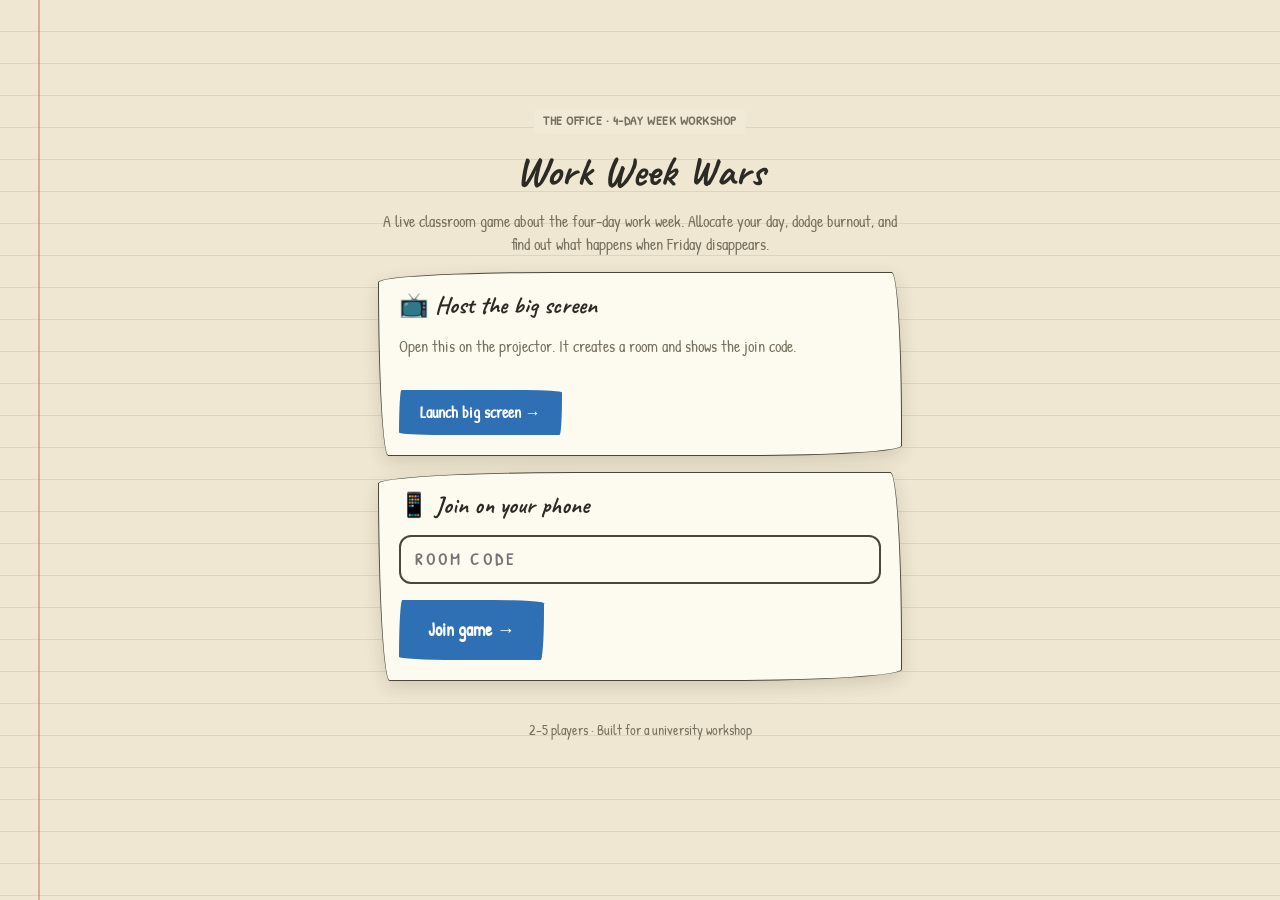
<file: index.html>
<!DOCTYPE html>
<html lang="en">
  <head>
    <meta charset="UTF-8" />
    <meta name="viewport" content="width=device-width, initial-scale=1.0" />
    <title>Work Week Wars</title>
    <link rel="icon" href="data:," />
    <link rel="preconnect" href="https://fonts.googleapis.com" />
    <link rel="preconnect" href="https://fonts.gstatic.com" crossorigin />
    <link
      href="https://fonts.googleapis.com/css2?family=Caveat:wght@500;700&family=Patrick+Hand&display=swap"
      rel="stylesheet"
    />
    <link rel="stylesheet" href="style.css" />
  </head>
  <body>
    <div class="wrap stack" style="padding-top: 12vh">
      <div class="center stack">
        <div class="pill">The Office · 4-Day Week Workshop</div>
        <h1 style="font-size: 2.6rem">Work Week Wars</h1>
        <p class="muted">
          A live classroom game about the four-day work week. Allocate your day,
          dodge burnout, and find out what happens when Friday disappears.
        </p>
      </div>

      <div class="card stack">
        <h2>📺 Host the big screen</h2>
        <p class="muted">Open this on the projector. It creates a room and shows the join code.</p>
        <a class="btn big" href="screen.html" style="display: inline-block; text-decoration: none">
          Launch big screen →
        </a>
      </div>

      <div class="card stack">
        <h2>📱 Join on your phone</h2>
        <form id="joinForm" class="stack">
          <input
            id="code"
            type="text"
            inputmode="latin"
            autocomplete="off"
            maxlength="4"
            placeholder="ROOM CODE"
            style="text-transform: uppercase; letter-spacing: 0.2em; font-weight: 700"
          />
          <button class="big" type="submit">Join game →</button>
        </form>
      </div>

      <footer class="foot">2–5 players · Built for a university workshop</footer>
    </div>

    <script>
      document.getElementById('joinForm').addEventListener('submit', (e) => {
        e.preventDefault()
        const code = document.getElementById('code').value.trim().toUpperCase()
        const url = code ? `play.html?code=${encodeURIComponent(code)}` : 'play.html'
        location.href = url
      })
    </script>
  </body>
</html>
</file>
<file: style.css>
/* ===========================================================================
   Work Week Wars — shared styles
   "Pencil & paper": ruled-notebook paper, graphite ink, hand-drawn boxes.
   =========================================================================== */

:root {
  /* paper + ink palette */
  --bg: #efe7d2;        /* kraft notebook paper (carries the ruled lines) */
  --bg-2: #e7dec6;
  --panel: #fdfaf0;     /* index-card / sticky-note white */
  --panel-2: #f1ead7;   /* inset wells (tracks, slider/stepper rows) */
  --line: #4a4639;      /* graphite stroke — borders & rules drawn in pencil */
  --text: #2b2a24;      /* graphite ink */
  --muted: #76705e;     /* faded pencil */
  --accent: #2f6fb3;    /* blue ballpoint pen */
  --accent-2: #1d5390;  /* pressed-harder blue (links / hover) */
  --good: #3f8a52;      /* green colour-pencil */
  --bad: #c0392b;       /* red marking pen */
  --warn: #cf9a2a;      /* yellow highlighter */
  --radius: 16px;
  --shadow: 0 6px 18px rgba(60, 50, 25, 0.16);

  /* ruled-paper background lines */
  --rule: rgba(70, 105, 165, 0.14);  /* faint blue feint */
  --margin: rgba(192, 57, 43, 0.35); /* red margin line */

  /* hand-drawn fonts */
  --font-body: 'Patrick Hand', 'Segoe Print', 'Comic Sans MS', cursive;
  --font-display: 'Caveat', 'Patrick Hand', cursive;

  /* character accents (coloured pencils) */
  --michael: #2f6fb3;
  --dwight: #9c7a2e;
  --pam: #c2603a;
  --toby: #5a7d5a;
  --oscar: #3b8e8e;
}

* {
  box-sizing: border-box;
}

html,
body {
  margin: 0;
  padding: 0;
  min-height: 100%;
}

body {
  font-family: var(--font-body);
  color: var(--text);
  background-color: var(--bg);
  background-image:
    linear-gradient(90deg, transparent 38px, var(--margin) 38px, var(--margin) 40px, transparent 40px),
    repeating-linear-gradient(var(--bg) 0, var(--bg) 31px, var(--rule) 31px, var(--rule) 32px);
  background-attachment: fixed;
  -webkit-font-smoothing: antialiased;
  line-height: 1.45;
}

h1,
h2,
h3 {
  font-family: var(--font-display);
  font-weight: 700;
  letter-spacing: 0;
  margin: 0 0 0.4em;
  line-height: 1.05;
}

a {
  color: var(--accent-2);
}

.muted {
  color: var(--muted);
}

.center {
  text-align: center;
}

.hidden {
  display: none !important;
}

/* ---- buttons ---- */
button,
.btn {
  font: inherit;
  font-weight: 700;
  color: #fff;
  background: var(--accent);
  border: none;
  border-radius: 12px;
  padding: 0.7em 1.3em;
  cursor: pointer;
  transition: transform 0.05s ease, background 0.15s ease, opacity 0.15s;
}
button:hover,
.btn:hover {
  background: var(--accent-2);
}
button:active {
  transform: translateY(1px);
}
button:disabled {
  opacity: 0.45;
  cursor: not-allowed;
}
button.ghost {
  background: transparent;
  border: 2px solid var(--line);
  color: var(--text);
}
button.ghost:hover {
  border-color: var(--accent-2);
  background: transparent;
}
button.big {
  font-size: 1.15em;
  padding: 0.9em 1.6em;
  border-radius: 14px;
}

input[type='text'] {
  font: inherit;
  color: var(--text);
  background: var(--panel);
  border: 2px solid var(--line);
  border-radius: 12px;
  padding: 0.7em 0.9em;
  width: 100%;
}
input[type='text']:focus {
  outline: none;
  border-color: var(--accent-2);
}

/* ---- generic layout ---- */
.wrap {
  max-width: 560px;
  margin: 0 auto;
  padding: 24px 18px 64px;
}

.card {
  background: var(--panel);
  border: 1px solid var(--line);
  border-radius: var(--radius);
  padding: 20px;
  box-shadow: var(--shadow);
}

.stack > * + * {
  margin-top: 16px;
}

.pill {
  display: inline-block;
  font-size: 0.8em;
  font-weight: 700;
  letter-spacing: 0.04em;
  text-transform: uppercase;
  padding: 0.25em 0.7em;
  border-radius: 999px;
  background: var(--panel-2);
  color: var(--muted);
}

/* ---- character avatar ---- */
.avatar {
  --c: var(--accent);
  display: grid;
  place-items: center;
  width: 64px;
  height: 64px;
  border-radius: 50%;
  background: color-mix(in srgb, var(--c) 30%, var(--panel));
  border: 3px solid var(--c);
  font-size: 32px;
  flex: none;
  overflow: hidden;
}
.avatar svg {
  display: block;
  width: 100%;
  height: 100%;
}
.role-michael { --c: var(--michael); }
.role-dwight  { --c: var(--dwight); }
.role-pam     { --c: var(--pam); }
.role-toby    { --c: var(--toby); }
.role-oscar   { --c: var(--oscar); }

.role-head {
  display: flex;
  gap: 14px;
  align-items: center;
}
.role-head .name {
  font-family: var(--font-display);
  font-weight: 800;
  font-size: 1.4em;
}
.role-head .title {
  color: var(--muted);
  font-size: 0.95em;
}

/* ---- metric gauges ---- */
.gauges {
  display: grid;
  gap: 12px;
}
.gauge .gauge-top {
  display: flex;
  justify-content: space-between;
  font-weight: 700;
  margin-bottom: 4px;
}
.gauge .gauge-val {
  font-variant-numeric: tabular-nums;
}
.gauge .track {
  height: 14px;
  background: var(--panel-2);
  border-radius: 999px;
  overflow: hidden;
}
.gauge .fill {
  height: 100%;
  width: 0;
  border-radius: 999px;
  transition: width 0.35s ease, background 0.35s ease;
}

/* ---- sliders ---- */
.slider-row {
  background: var(--panel-2);
  border-radius: 14px;
  padding: 14px 16px;
}
.slider-row .slider-top {
  display: flex;
  justify-content: space-between;
  align-items: baseline;
  margin-bottom: 6px;
}
.slider-row .slider-label {
  font-weight: 700;
}
.slider-row .slider-desc {
  color: var(--muted);
  font-size: 0.85em;
  margin-top: 2px;
}
.slider-row .slider-hrs {
  font-family: var(--font-display);
  font-weight: 800;
  font-size: 1.25em;
  font-variant-numeric: tabular-nums;
}
input[type='range'] {
  width: 100%;
  accent-color: var(--accent-2);
  height: 28px;
}

.budget {
  display: flex;
  justify-content: space-between;
  align-items: center;
  font-weight: 700;
  padding: 12px 16px;
  border-radius: 12px;
  background: var(--panel-2);
}
.budget .left-hrs {
  font-family: var(--font-display);
  font-size: 1.5em;
}
.budget.over {
  outline: 2px solid var(--bad);
}

/* ---- badges ---- */
.badge {
  display: inline-flex;
  align-items: center;
  gap: 8px;
  font-weight: 800;
  font-family: var(--font-display);
  padding: 0.4em 0.9em;
  border-radius: 999px;
  font-size: 1.05em;
}
.badge.win {
  background: color-mix(in srgb, var(--good) 25%, transparent);
  color: #2d6b3e;
  border: 2px solid var(--good);
}
.badge.fail {
  background: color-mix(in srgb, var(--bad) 25%, transparent);
  color: #a73225;
  border: 2px solid var(--bad);
}

/* ===========================================================================
   BIG SCREEN  (body.screen)  — large type, high contrast, lecture-hall ready.
   =========================================================================== */
body.screen {
  font-size: 22px;
}
body.screen .stage {
  min-height: 100vh;
  display: flex;
  flex-direction: column;
  padding: 3vh 4vw;
}
body.screen .stage-head {
  display: flex;
  justify-content: space-between;
  align-items: center;
  margin-bottom: 2vh;
}
body.screen .stage-head .brand {
  font-family: var(--font-display);
  font-weight: 800;
  font-size: 1.4rem;
  letter-spacing: 0.02em;
}
body.screen .stage-body {
  flex: 1;
  display: flex;
  flex-direction: column;
  justify-content: center;
}
body.screen h1 {
  font-size: clamp(2.2rem, 6vw, 5rem);
}
body.screen .hint {
  color: var(--muted);
  font-size: 1.4rem;
  margin-top: 3vh;
}
body.screen .hint kbd {
  background: var(--panel-2);
  border: 1px solid var(--line);
  border-radius: 8px;
  padding: 0.15em 0.6em;
  font-family: inherit;
}

/* lobby code + qr */
.lobby-grid {
  display: flex;
  gap: 5vw;
  align-items: center;
  justify-content: center;
  flex-wrap: wrap;
}
.joincode {
  font-family: var(--font-display);
  font-weight: 800;
  font-size: clamp(4rem, 16vw, 12rem);
  letter-spacing: 0.08em;
  line-height: 1;
  color: var(--text);
  text-shadow: 2px 2px 0 rgba(43, 42, 36, 0.15);
}
.joinurl {
  font-size: 1.5rem;
  color: var(--muted);
}
#qrcode {
  background: #fff;
  padding: 14px;
  border-radius: 16px;
  line-height: 0;
}

/* player grid (lobby / allocating / lock status) */
.player-grid {
  display: grid;
  grid-template-columns: repeat(auto-fit, minmax(180px, 1fr));
  gap: 20px;
  margin-top: 2vh;
}
.player-tile {
  --c: var(--accent);
  background: var(--panel);
  border: 2px solid var(--line);
  border-top: 6px solid var(--c);
  border-radius: var(--radius);
  padding: 18px;
  text-align: center;
  position: relative;
  transition: transform 0.2s ease, border-color 0.2s;
}
.player-tile.empty {
  opacity: 0.35;
  border-style: dashed;
}
.player-tile.locked {
  border-color: var(--good);
}
.player-tile .avatar {
  margin: 0 auto 10px;
  width: 78px;
  height: 78px;
  font-size: 40px;
}
.player-tile .pname {
  font-family: var(--font-display);
  font-weight: 800;
  font-size: 1.2rem;
}
.player-tile .prole {
  color: var(--muted);
  font-size: 0.95rem;
}
.player-tile .status {
  margin-top: 10px;
  font-weight: 800;
}
.player-tile .status.waiting { color: var(--muted); }
.player-tile .status.done { color: var(--good); }
.tick {
  position: absolute;
  top: 10px;
  right: 12px;
  font-size: 1.6rem;
  opacity: 0;
  transform: scale(0.5);
  transition: opacity 0.25s, transform 0.25s;
}
.player-tile.locked .tick {
  opacity: 1;
  transform: scale(1);
}

/* thinking / waiting splash */
.splash {
  text-align: center;
}
.splash .avatar {
  width: 160px;
  height: 160px;
  font-size: 84px;
  margin: 0 auto 24px;
  animation: bob 2.4s ease-in-out infinite;
}
@keyframes bob {
  0%, 100% { transform: translateY(0); }
  50% { transform: translateY(-12px); }
}
.dots::after {
  content: '';
  animation: dots 1.6s steps(4, end) infinite;
}
@keyframes dots {
  0% { content: ''; }
  25% { content: '.'; }
  50% { content: '..'; }
  75% { content: '...'; }
}

/* reveal card (big) */
.reveal-card {
  --c: var(--accent);
  max-width: 1100px;
  margin: 0 auto;
  width: 100%;
  background: var(--panel);
  border: 2px solid var(--line);
  border-top: 10px solid var(--c);
  border-radius: 22px;
  padding: 36px 40px;
  box-shadow: var(--shadow);
  animation: pop 0.35s ease;
}
@keyframes pop {
  from { transform: scale(0.96); opacity: 0; }
  to { transform: scale(1); opacity: 1; }
}
.reveal-card .role-head .avatar {
  width: 96px;
  height: 96px;
  font-size: 52px;
}
.reveal-card .role-head .name {
  font-size: 2.4rem;
}
.reveal-grid {
  display: grid;
  grid-template-columns: 1fr 1fr;
  gap: 32px;
  margin-top: 24px;
}
@media (max-width: 800px) {
  .reveal-grid { grid-template-columns: 1fr; }
}

/* schedule bars */
.sched-bars {
  display: grid;
  gap: 10px;
}
.sched-bar {
  display: grid;
  grid-template-columns: 130px 1fr 70px;
  align-items: center;
  gap: 12px;
}
.sched-bar .bar-track {
  height: 22px;
  background: var(--panel-2);
  border-radius: 8px;
  overflow: hidden;
}
.sched-bar .bar-fill {
  height: 100%;
  border-radius: 8px;
}

/* company gauge */
.company {
  text-align: center;
  max-width: 900px;
  margin: 0 auto;
}
.bigmeter {
  height: 46px;
  background: var(--panel-2);
  border-radius: 999px;
  overflow: hidden;
  border: 2px solid var(--line);
  margin: 18px 0;
}
.bigmeter .fill {
  height: 100%;
  width: 0;
  border-radius: 999px;
  background: linear-gradient(90deg, var(--bad), var(--warn) 50%, var(--good));
  transition: width 1.1s cubic-bezier(0.2, 0.8, 0.2, 1);
}
.bigmeter-val {
  font-family: var(--font-display);
  font-weight: 800;
  font-size: 3rem;
}

/* round 2 calendar */
.calendar {
  display: flex;
  gap: 18px;
  justify-content: center;
  margin: 3vh 0;
}
.day {
  width: 150px;
  height: 180px;
  border-radius: 16px;
  background: var(--panel);
  border: 2px solid var(--line);
  display: flex;
  align-items: center;
  justify-content: center;
  font-family: var(--font-display);
  font-weight: 800;
  font-size: 1.6rem;
  position: relative;
}
.day.struck {
  opacity: 0.5;
}
.day.struck::after {
  content: '';
  position: absolute;
  inset: 50% 8% auto;
  height: 8px;
  background: var(--bad);
  transform: rotate(-12deg);
  transform-origin: center;
  animation: strike 0.6s ease forwards;
}
@keyframes strike {
  from { width: 0; left: 50%; }
  to { width: 84%; left: 8%; }
}

/* comparison chart */
.compare {
  max-width: 1100px;
  margin: 0 auto;
  width: 100%;
}
.compare-row {
  display: grid;
  grid-template-columns: 160px 1fr;
  gap: 16px;
  align-items: center;
  padding: 12px 0;
  border-bottom: 1px solid var(--line);
}
.compare-metric {
  display: grid;
  grid-template-columns: 120px 1fr;
  gap: 12px;
  align-items: center;
}
.compare-metric > .muted {
  white-space: nowrap;
  font-size: 0.85rem;
}
.cmp-bars {
  display: grid;
  gap: 6px;
}
.cmp-bar {
  height: 16px;
  border-radius: 6px;
  background: var(--panel-2);
  position: relative;
}
.cmp-bar > span {
  position: absolute;
  inset: 0;
  border-radius: 6px;
}
.cmp-bar small {
  position: absolute;
  right: 8px;
  top: 50%;
  transform: translateY(-50%);
  font-size: 0.8rem;
  font-weight: 700;
}
.r1 > span { background: var(--accent); }
.r2 > span { background: var(--good); }
.legend {
  display: flex;
  gap: 22px;
  justify-content: center;
  margin: 16px 0;
  color: var(--muted);
}
.legend i {
  display: inline-block;
  width: 16px;
  height: 16px;
  border-radius: 4px;
  margin-right: 6px;
  vertical-align: -2px;
}

/* on-screen host controls (big screen) */
.controls {
  position: fixed;
  right: 20px;
  bottom: 16px;
  display: flex;
  gap: 10px;
  z-index: 40;
  opacity: 0.9;
}
.controls button {
  font-size: 1rem;
  padding: 0.55em 1em;
}

/* ===========================================================================
   PLAYER PHONE
   =========================================================================== */
.toast {
  position: fixed;
  left: 50%;
  bottom: 24px;
  transform: translateX(-50%);
  background: var(--bad);
  color: #fff;
  padding: 0.7em 1.1em;
  border-radius: 12px;
  font-weight: 700;
  box-shadow: var(--shadow);
  z-index: 50;
}

.waiting-splash {
  text-align: center;
  padding: 18vh 0;
}
.waiting-splash .avatar {
  width: 120px;
  height: 120px;
  font-size: 60px;
  margin: 0 auto 20px;
  animation: bob 2.4s ease-in-out infinite;
}

.target-note {
  background: color-mix(in srgb, var(--accent) 18%, var(--panel));
  border: 1px solid var(--accent);
  border-radius: 12px;
  padding: 12px 14px;
  font-weight: 600;
}

.result-hero {
  text-align: center;
  padding: 24px 0;
}
.result-hero .avatar {
  width: 110px;
  height: 110px;
  font-size: 56px;
  margin: 0 auto 16px;
}

footer.foot {
  text-align: center;
  color: var(--muted);
  font-size: 0.85em;
  padding: 24px 0;
}

/* Floating "ℹ️ Role" button + role overlay shown during play. */
.role-fab {
  position: fixed;
  right: 16px;
  bottom: 16px;
  z-index: 40;
  width: auto;
  padding: 0.6em 1em;
  border-radius: 999px;
  font-weight: 700;
  font-size: 0.95rem;
  background: var(--panel-2);
  border: 2px solid var(--line);
  color: var(--text);
  box-shadow: var(--shadow);
}
.role-fab[hidden] {
  display: none;
}

.modal-backdrop {
  position: fixed;
  inset: 0;
  z-index: 60;
  display: flex;
  align-items: center;
  justify-content: center;
  padding: 20px;
  background: rgba(0, 0, 0, 0.6);
  backdrop-filter: blur(2px);
}
.modal-backdrop[hidden] {
  display: none;
}
.modal-card {
  width: 100%;
  max-width: 460px;
  max-height: 90vh;
  overflow-y: auto;
}

/* ===========================================================================
   TEAM MODEL — shared goal banner, steppers, intro, verdict, debrief
   =========================================================================== */

/* Shared team goal (base — sizing differs per container). */
.tg-title {
  font-weight: 800;
}
.tg-line {
  color: var(--muted);
}

/* Phone: team-goal banner that leads each role card. */
.team-goal-card {
  background: color-mix(in srgb, var(--accent) 22%, var(--panel));
  border: 2px solid var(--accent);
  border-radius: var(--radius);
  padding: 14px 16px;
}
.team-goal-card .tg-title {
  font-size: 1.05rem;
  line-height: 1.35;
}
.team-goal-card .tg-line {
  font-size: 0.92rem;
  margin-top: 4px;
}
.team-goal-card .tg-sub {
  font-size: 0.85rem;
  margin-top: 6px;
  color: var(--text);
  opacity: 0.85;
}
.intro-card {
  border-color: var(--accent-2);
}

/* Phone: +/- steppers (replace the allocation sliders). */
.stepper-row {
  background: var(--panel-2);
  border-radius: 14px;
  padding: 14px 16px;
}
.stepper-row .stepper-top {
  display: flex;
  justify-content: space-between;
  align-items: baseline;
  margin-bottom: 8px;
}
.stepper {
  display: flex;
  align-items: center;
  gap: 12px;
}
.step-btn {
  flex: 0 0 auto;
  width: 52px;
  height: 52px;
  border-radius: 14px;
  font-size: 1.8rem;
  font-weight: 800;
  line-height: 1;
  background: var(--accent);
  color: #fff;
  border: none;
  display: flex;
  align-items: center;
  justify-content: center;
  -webkit-tap-highlight-color: transparent;
  touch-action: manipulation;
}
.step-btn:active {
  transform: scale(0.92);
}
.step-btn:disabled {
  background: var(--panel);
  color: var(--muted);
  opacity: 0.55;
}
.step-bar {
  flex: 1 1 auto;
  height: 12px;
  border-radius: 999px;
  background: var(--panel);
  overflow: hidden;
}
.step-fill {
  height: 100%;
  width: 0;
  border-radius: 999px;
  background: var(--accent-2);
  transition: width 0.18s ease;
}
.budget.low {
  outline: 2px solid var(--warn);
}

/* Phone: team result hero on the reveal/final screens. */
.team-result {
  border-radius: var(--radius);
  padding: 18px 16px;
  text-align: center;
  border: 2px solid var(--line);
  background: var(--panel);
}
.team-result.win {
  border-color: var(--good);
  background: color-mix(in srgb, var(--good) 16%, var(--panel));
}
.team-result.fail {
  border-color: var(--bad);
  background: color-mix(in srgb, var(--bad) 14%, var(--panel));
}

/* Big screen: round intro narrative. */
.intro {
  max-width: 60ch;
  margin: 0 auto;
  text-align: center;
}
.intro-title {
  font-size: clamp(2rem, 5vw, 4rem);
  margin: 1.5vh 0;
}
.intro-body {
  font-size: 1.5rem;
  line-height: 1.55;
  color: var(--text);
}
.team-goal {
  margin: 3vh auto 0;
  max-width: 56ch;
  background: color-mix(in srgb, var(--accent) 20%, var(--panel));
  border: 2px solid var(--accent);
  border-radius: var(--radius);
  padding: 18px 22px;
}
.team-goal .tg-title {
  font-size: 1.7rem;
}
.team-goal .tg-line {
  font-size: 1.3rem;
  margin-top: 6px;
  color: var(--text);
  opacity: 0.9;
}

/* Big screen: company-output orders floor marker. */
.bigmeter {
  position: relative;
}
.floor-mark {
  position: absolute;
  top: -4px;
  bottom: -4px;
  width: 3px;
  background: var(--text);
  opacity: 0.8;
  z-index: 2;
}

/* Big screen: the headline team verdict. */
.team-verdict {
  max-width: 60ch;
  margin: 0 auto;
  text-align: center;
  border-radius: var(--radius);
  padding: 4vh 3vw;
  border: 3px solid var(--line);
}
.team-verdict.win {
  border-color: var(--good);
  background: color-mix(in srgb, var(--good) 14%, var(--panel));
}
.team-verdict.fail {
  border-color: var(--bad);
  background: color-mix(in srgb, var(--bad) 12%, var(--panel));
}
.verdict-headline {
  font-size: clamp(2.2rem, 6vw, 5rem);
  margin: 1.5vh 0;
}
.verdict-headline.win {
  color: #2d6b3e;
}
.verdict-headline.fail {
  color: #a73225;
}
.axes {
  display: grid;
  gap: 12px;
  max-width: 46ch;
  margin: 2vh auto;
}
.axis {
  font-size: 1.4rem;
  font-weight: 700;
  padding: 12px 16px;
  border-radius: 12px;
  background: var(--panel-2);
  border-left: 6px solid var(--line);
}
.axis.pass {
  border-left-color: var(--good);
}
.axis.fail {
  border-left-color: var(--bad);
}
.verdict-detail {
  font-size: 1.4rem;
  color: var(--muted);
  line-height: 1.5;
  max-width: 52ch;
  margin: 2vh auto 0;
}

/* Big screen: data-driven debrief. */
.debrief {
  max-width: 64ch;
  margin: 0 auto;
  text-align: center;
}
.debrief-stats {
  display: flex;
  gap: 18px;
  justify-content: center;
  flex-wrap: wrap;
  margin: 2vh 0;
}
.dstat {
  background: var(--panel-2);
  border-radius: 14px;
  padding: 14px 22px;
  min-width: 220px;
}
.dstat .muted {
  display: block;
  font-size: 1.1rem;
  margin-bottom: 4px;
}
.delta {
  font-family: var(--font-display);
  font-weight: 800;
  font-size: 1.6rem;
  font-variant-numeric: tabular-nums;
}
.delta.good {
  color: var(--good);
}
.delta.bad {
  color: var(--bad);
}

/* ===========================================================================
   EXPLAINERS — phone "how it works" cards, clearer medals, Michael's why-card
   =========================================================================== */

/* Phone: collapsible explainer cards (the control guide + glossary). */
details.explain {
  padding: 0;
}
details.explain > summary {
  cursor: pointer;
  list-style: none;
  padding: 16px 18px;
  font-size: 1rem;
}
details.explain > summary::-webkit-details-marker {
  display: none;
}
details.explain > summary::after {
  content: '▸';
  float: right;
  color: var(--muted);
  transition: transform 0.15s ease;
}
details.explain[open] > summary::after {
  transform: rotate(90deg);
}
details.explain > :not(summary) {
  margin-left: 18px;
  margin-right: 18px;
}
details.explain > :last-child {
  margin-bottom: 16px;
}
.cg-list {
  display: grid;
  gap: 10px;
  margin-top: 12px;
}
.cg-row {
  background: var(--panel-2);
  border-radius: 12px;
  padding: 10px 12px;
}
.cg-head {
  display: flex;
  justify-content: space-between;
  align-items: baseline;
  gap: 8px;
}
.cg-label {
  font-weight: 800;
}
.cg-who {
  font-size: 0.78rem;
  color: var(--muted);
  white-space: nowrap;
}
.cg-effect {
  font-size: 0.9rem;
  margin-top: 4px;
}
.cg-dials {
  font-size: 0.85rem;
  font-weight: 700;
  color: var(--accent-2);
  margin-top: 4px;
}
.cg-faqs {
  margin-top: 14px;
  border-top: 1px solid var(--line);
  padding-top: 10px;
}
.cg-faq {
  font-size: 0.9rem;
}
.gl-item {
  font-size: 0.92rem;
}

/* Phone: Michael's "why you set these" card. */
.explain-inline {
  background: color-mix(in srgb, var(--accent) 12%, var(--panel));
  border-color: var(--accent);
  font-size: 0.92rem;
}

/* Clearer medals — phone role card + reveal. */
.medal-note {
  background: color-mix(in srgb, var(--warn) 14%, var(--panel-2));
  border: 1px solid color-mix(in srgb, var(--warn) 55%, var(--line));
  border-radius: 12px;
  padding: 12px 14px;
}
.medal-head {
  font-weight: 800;
}
.medal-target {
  margin-top: 4px;
  font-weight: 600;
}
.medal-fine {
  margin-top: 6px;
  font-size: 0.82rem;
  color: var(--muted);
}
.medal-result {
  font-size: 0.9rem;
  font-weight: 600;
}

/* ===========================================================================
   ALLOCATION SPLIT — sticky "week at a glance" over scrolling setters (phone)
   =========================================================================== */
.alloc-split {
  display: flex;
  flex-direction: column;
}
.alloc-pill {
  padding-bottom: 8px;
}
.alloc-glance {
  position: sticky;
  top: 0;
  z-index: 5;
  background: var(--bg);
  border-bottom: 1px solid var(--line);
  box-shadow: 0 8px 14px -10px rgba(0, 0, 0, 0.6);
  padding: 8px 0 12px;
  margin: 0 -18px; /* span the wrap's horizontal padding */
  padding-left: 18px;
  padding-right: 18px;
}
.alloc-glance .gauges {
  gap: 8px;
}
.glance-head {
  display: flex;
  justify-content: space-between;
  align-items: center;
  margin-bottom: 10px;
}
.glance-title {
  margin: 0;
  font-size: 1.05rem;
}
.budget-mini {
  display: flex;
  flex-direction: column;
  align-items: flex-end;
  line-height: 1.1;
  font-size: 0.78rem;
  color: var(--muted);
  padding: 4px 10px;
  border-radius: 10px;
  background: var(--panel-2);
}
.budget-mini .left-hrs {
  font-family: var(--font-display);
  font-weight: 800;
  font-size: 1.25rem;
  color: var(--text);
}
.budget-mini.low {
  outline: 2px solid var(--warn);
}
.budget-mini.low .left-hrs {
  color: var(--warn);
}
.alloc-setters {
  padding-top: 14px;
  padding-bottom: 24px;
}

/* ===========================================================================
   BIG SCREEN — pre-game controls explainer + closing discussion questions
   =========================================================================== */
.screen-explain {
  margin: 3vh auto 0;
  max-width: 72ch;
}
.explain-h {
  font-size: 1.5rem;
  margin: 2.4vh 0 1.2vh;
  color: var(--muted);
}
.num-grid {
  display: grid;
  grid-template-columns: repeat(3, 1fr);
  gap: 14px;
}
.num-chip {
  background: var(--panel-2);
  border-radius: 14px;
  padding: 14px 16px;
  text-align: left;
}
.num-term {
  font-family: var(--font-display);
  font-weight: 800;
  font-size: 1.3rem;
}
.num-short {
  color: var(--muted);
  font-size: 1.05rem;
  margin-top: 4px;
}
.cg-grid {
  display: grid;
  grid-template-columns: repeat(5, 1fr);
  gap: 12px;
}
.cg-chip {
  background: var(--panel);
  border: 1px solid var(--line);
  border-radius: 12px;
  padding: 12px;
  text-align: center;
}
.cg-chip-label {
  font-weight: 800;
  font-size: 1.05rem;
}
.cg-chip-dials {
  margin-top: 6px;
  font-size: 0.95rem;
  font-weight: 700;
  color: var(--accent-2);
  line-height: 1.3;
}
@media (max-width: 900px) {
  .num-grid,
  .cg-grid {
    grid-template-columns: 1fr 1fr;
  }
}

/* Big screen: reveal-card medal criterion line. */
.medal-line {
  margin-top: 16px;
  padding: 12px 16px;
  border-radius: 12px;
  background: var(--panel-2);
  border-left: 6px solid var(--line);
  font-size: 1.15rem;
}
.medal-line.earned {
  border-left-color: var(--good);
}
.medal-line.missed {
  border-left-color: var(--muted);
}

/* Big screen: full-screen discussion-question slides. */
.question-slide {
  max-width: 64ch;
  margin: 0 auto;
  text-align: center;
}
.q-num {
  font-family: var(--font-display);
  font-weight: 800;
  letter-spacing: 0.04em;
  text-transform: uppercase;
  color: var(--accent-2);
  font-size: 1.3rem;
}
.q-text {
  font-size: clamp(2rem, 5.5vw, 4.2rem);
  margin: 2.4vh 0;
  line-height: 1.1;
}
.q-sub {
  font-size: 1.5rem;
  color: var(--muted);
  line-height: 1.5;
  max-width: 52ch;
  margin: 0 auto;
}
.q-dots {
  display: flex;
  gap: 12px;
  justify-content: center;
  margin-top: 5vh;
}
.q-dots span {
  width: 14px;
  height: 14px;
  border-radius: 50%;
  background: var(--panel-2);
  border: 2px solid var(--line);
}
.q-dots span.on {
  background: var(--accent-2);
  border-color: var(--accent-2);
}

/* Big screen: distinct "New game" reset button in the host control bar. */
.controls #c-reset {
  border-color: color-mix(in srgb, var(--bad) 60%, var(--line));
  color: #a73225;
}
.controls #c-reset:hover {
  border-color: var(--bad);
  background: color-mix(in srgb, var(--bad) 18%, transparent);
}

/* ===========================================================================
   UX UPGRADES — live orders meter, balanced preset, round progress,
   prediction beat, intro carousel
   =========================================================================== */

/* Phone: live "orders you're shipping" meter in the glance panel (the lesson). */
.orders-meter {
  margin-top: 12px;
  padding-top: 10px;
  border-top: 1px dashed var(--line);
}
.orders-top {
  display: flex;
  justify-content: space-between;
  font-weight: 800;
  margin-bottom: 5px;
}
.orders-pct {
  font-family: var(--font-display);
  font-variant-numeric: tabular-nums;
}
.orders-track {
  height: 18px;
  background: var(--panel);
  border: 1px solid var(--line);
  border-radius: 999px;
  overflow: hidden;
}
.orders-fill {
  height: 100%;
  width: 0;
  border-radius: 999px;
  transition: width 0.25s ease, background 0.25s ease;
}
.orders-hint {
  font-size: 0.82rem;
  color: var(--muted);
  margin-top: 5px;
}
.orders-note {
  margin-top: 12px;
  padding-top: 10px;
  border-top: 1px dashed var(--line);
  font-size: 0.88rem;
}

/* Phone: "start from a balanced day" preset button. */
.preset-btn {
  width: 100%;
  font-size: 0.95rem;
  padding: 0.6em 1em;
}

/* Round progress dots (phone + big screen). */
.round-progress {
  display: inline-flex;
  align-items: center;
  gap: 8px;
  margin-top: 8px;
  font-size: 0.8rem;
  font-weight: 700;
  color: var(--muted);
  letter-spacing: 0.02em;
}
.round-progress i {
  width: 10px;
  height: 10px;
  border-radius: 50%;
  background: var(--panel-2);
  border: 2px solid var(--line);
}
.round-progress i.on {
  background: var(--accent-2);
  border-color: var(--accent-2);
}
.round-progress.big {
  justify-content: center;
  display: flex;
  font-size: 1.2rem;
  margin: 0 0 1.5vh;
}
.round-progress.big i {
  width: 16px;
  height: 16px;
}

/* Big screen: prediction beat before the Round-2 verdict. */
.predict {
  max-width: 60ch;
  margin: 0 auto;
  text-align: center;
}
.predict-qs {
  display: grid;
  gap: 14px;
  max-width: 46ch;
  margin: 3vh auto 0;
}
.pq {
  display: flex;
  justify-content: space-between;
  align-items: center;
  gap: 16px;
  font-size: 1.5rem;
  font-weight: 800;
  padding: 16px 22px;
  border-radius: 14px;
  background: var(--panel-2);
  border-left: 6px solid var(--accent-2);
}
.pq .muted {
  font-weight: 700;
}

/* Big screen: auto-rotating intro carousel. */
.intro-carousel {
  position: relative;
  min-height: 26vh;
}
.ic-panel {
  display: none;
}
.ic-panel.on {
  display: block;
  animation: pop 0.4s ease;
}
.ic-dots {
  display: flex;
  gap: 10px;
  justify-content: center;
  margin-top: 2.4vh;
}
.ic-dots span {
  width: 12px;
  height: 12px;
  border-radius: 50%;
  background: var(--panel-2);
  border: 2px solid var(--line);
  transition: background 0.2s, border-color 0.2s;
}
.ic-dots span.on {
  background: var(--accent-2);
  border-color: var(--accent-2);
}

/* ===========================================================================
   PENCIL & PAPER — hand-drawn boxes: wobbly ink outlines on the key surfaces
   =========================================================================== */
.card,
.player-tile,
.reveal-card,
.team-verdict,
.team-result,
.modal-card,
.day {
  border-color: var(--line);
  border-style: solid;
  /* asymmetric corners read as a rectangle sketched by hand */
  border-radius: 255px 15px 225px 15px / 15px 225px 15px 255px;
}

button,
.btn,
button.big,
.pill {
  border-radius: 15px 225px 15px 255px / 255px 15px 225px 15px;
}

/* QR code: a square sticker taped a touch crooked onto the page */
#qrcode {
  border: 2px solid var(--line);
  transform: rotate(-1.5deg);
}
</file>
